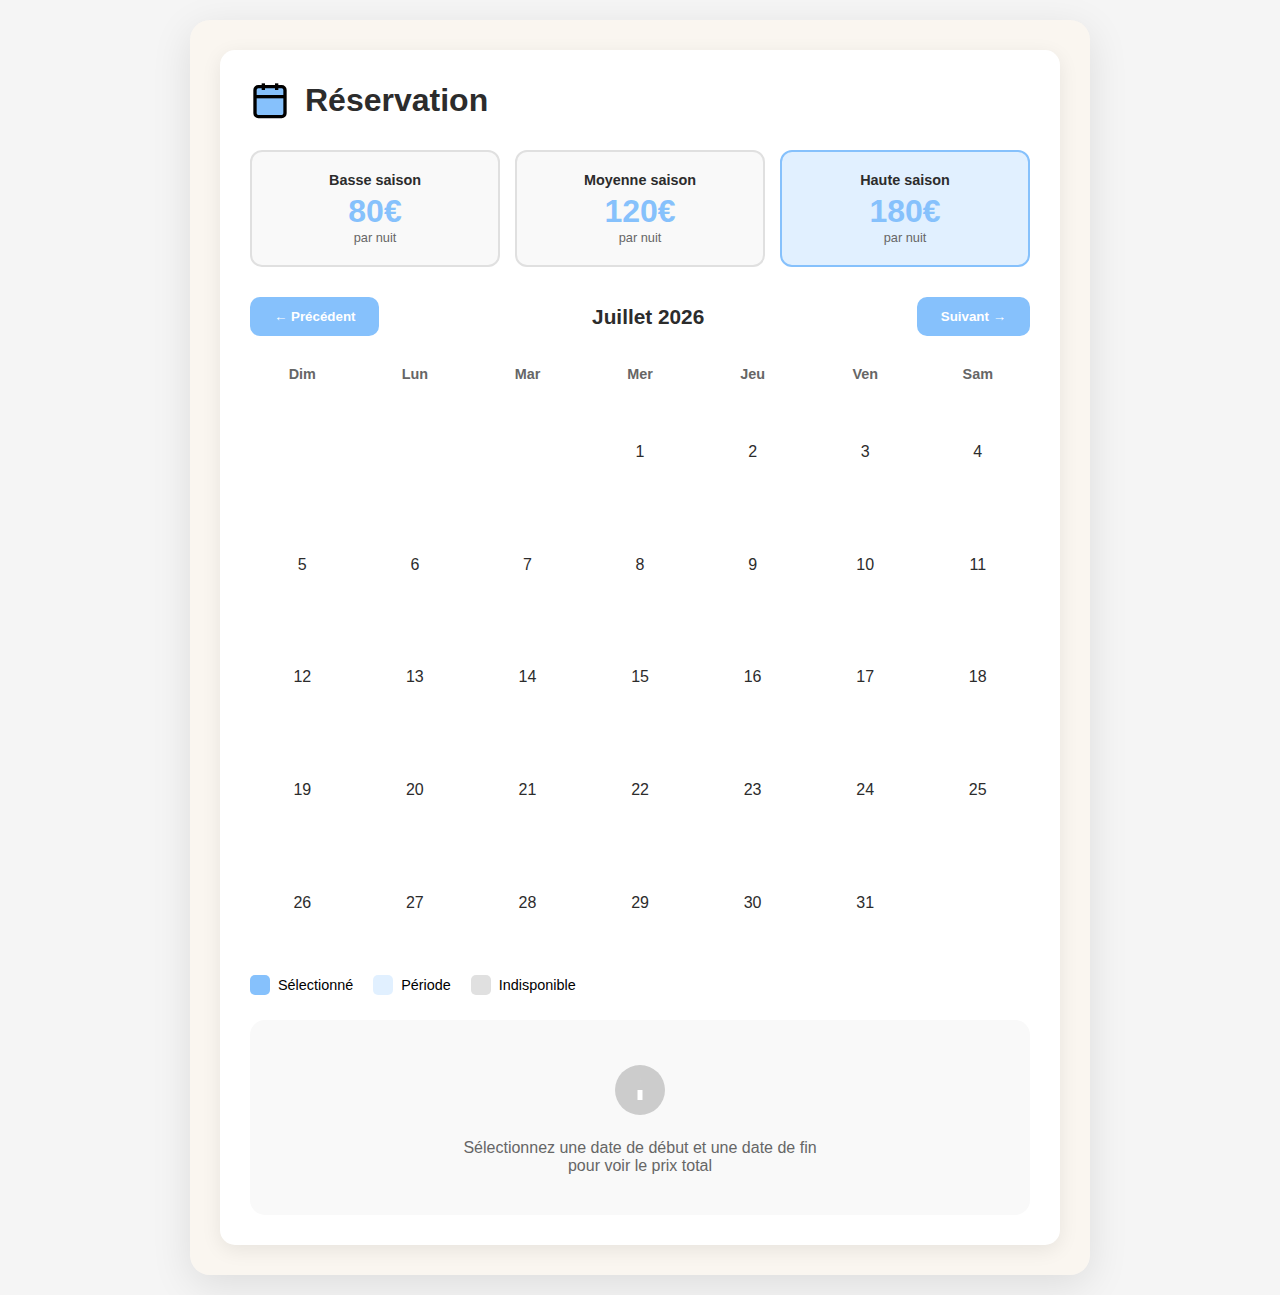
<file: t.html>
<!DOCTYPE html>
<html lang="fr">
<head>
    <meta charset="UTF-8">
    <meta name="viewport" content="width=device-width, initial-scale=1.0">
    <title>Calendrier de Réservation</title>
    <style>
        :root {
            --primary-blue: #86C1FC;
            --primary-blue-light: #B3D9FE;
            --primary-blue-alpha: rgba(179, 217, 254, 0.4);
            --accent-purple: #667eea;
            --text-dark: #2C2C2C;
            --text-white: #ffffff;
            --text-light: #333;
            --background-cream: rgba(255, 247, 236, 0.5);
        }

        * {
            margin: 0;
            padding: 0;
            box-sizing: border-box;
        }

        body {
            font-family: 'Segoe UI', Tahoma, Geneva, Verdana, sans-serif;
            background: #f5f5f5;
            padding: 20px;
        }

        .container {
            max-width: 900px;
            margin: 0 auto;
            background: var(--background-cream);
            padding: 30px;
            border-radius: 20px;
            box-shadow: 0 10px 40px rgba(0,0,0,0.1);
        }

        .calendar-wrapper {
            background: white;
            padding: 30px;
            border-radius: 15px;
            box-shadow: 0 5px 20px rgba(0,0,0,0.08);
        }

        .header {
            display: flex;
            align-items: center;
            gap: 15px;
            margin-bottom: 30px;
        }

        .header h1 {
            color: var(--text-dark);
            font-size: 2rem;
        }

        .icon {
            width: 40px;
            height: 40px;
            fill: var(--primary-blue);
        }

        .pricing-grid {
            display: grid;
            grid-template-columns: repeat(3, 1fr);
            gap: 15px;
            margin-bottom: 30px;
        }

        .price-card {
            padding: 20px;
            border-radius: 12px;
            border: 2px solid #e0e0e0;
            background: #f9f9f9;
            text-align: center;
            transition: all 0.3s;
        }

        .price-card.active {
            border-color: var(--primary-blue);
            background: var(--primary-blue-alpha);
        }

        .price-label {
            font-size: 0.9rem;
            font-weight: 600;
            color: var(--text-dark);
            margin-bottom: 5px;
        }

        .price-amount {
            font-size: 2rem;
            font-weight: bold;
            color: var(--primary-blue);
        }

        .price-unit {
            font-size: 0.8rem;
            color: #666;
        }

        .calendar-nav {
            display: flex;
            justify-content: space-between;
            align-items: center;
            margin-bottom: 20px;
        }

        .nav-btn {
            padding: 12px 24px;
            background: var(--primary-blue);
            color: white;
            border: none;
            border-radius: 10px;
            cursor: pointer;
            font-weight: 600;
            transition: opacity 0.3s;
        }

        .nav-btn:hover {
            opacity: 0.85;
        }

        .month-title {
            font-size: 1.3rem;
            font-weight: 600;
            color: var(--text-dark);
            text-transform: capitalize;
        }

        .calendar-grid {
            display: grid;
            grid-template-columns: repeat(7, 1fr);
            gap: 8px;
            margin-bottom: 20px;
        }

        .day-header {
            text-align: center;
            font-weight: 600;
            color: #666;
            padding: 10px;
            font-size: 0.9rem;
        }

        .day-cell {
            aspect-ratio: 1;
            display: flex;
            align-items: center;
            justify-content: center;
            border-radius: 10px;
            cursor: pointer;
            transition: all 0.2s;
            border: 2px solid transparent;
            font-weight: 500;
            color: var(--text-dark);
        }

        .day-cell:hover:not(.booked):not(.empty) {
            background: var(--primary-blue-alpha);
        }

        .day-cell.selected {
            background: var(--primary-blue);
            color: white;
            font-weight: bold;
        }

        .day-cell.in-range {
            background: var(--primary-blue-alpha);
            color: var(--text-dark);
        }

        .day-cell.booked {
            background: #e0e0e0;
            color: #999;
            cursor: not-allowed;
            text-decoration: line-through;
        }

        .day-cell.empty {
            cursor: default;
        }

        .legend {
            display: flex;
            gap: 20px;
            flex-wrap: wrap;
            margin-bottom: 25px;
            font-size: 0.9rem;
        }

        .legend-item {
            display: flex;
            align-items: center;
            gap: 8px;
        }

        .legend-color {
            width: 20px;
            height: 20px;
            border-radius: 5px;
        }

        .summary {
            background: linear-gradient(135deg, var(--primary-blue), var(--accent-purple));
            color: white;
            padding: 30px;
            border-radius: 15px;
            display: none;
        }

        .summary.active {
            display: block;
        }

        .summary-header {
            display: flex;
            gap: 15px;
            margin-bottom: 20px;
        }

        .summary-title {
            font-size: 1.5rem;
            font-weight: bold;
            margin-bottom: 8px;
        }

        .summary-dates {
            opacity: 0.9;
        }

        .summary-details {
            background: rgba(255,255,255,0.1);
            padding: 20px;
            border-radius: 10px;
            margin-bottom: 20px;
        }

        .summary-row {
            display: flex;
            justify-content: space-between;
            margin-bottom: 12px;
        }

        .summary-row:last-child {
            border-top: 1px solid rgba(255,255,255,0.3);
            padding-top: 15px;
            margin-top: 15px;
            margin-bottom: 0;
        }

        .summary-total {
            font-size: 2rem;
            font-weight: bold;
        }

        .book-btn {
            width: 100%;
            padding: 15px;
            background: white;
            color: var(--primary-blue);
            border: none;
            border-radius: 10px;
            font-weight: bold;
            font-size: 1.1rem;
            cursor: pointer;
            transition: opacity 0.3s;
        }

        .book-btn:hover {
            opacity: 0.9;
        }

        .empty-state {
            text-align: center;
            padding: 40px;
            background: #f9f9f9;
            border-radius: 15px;
            color: #666;
        }

        .empty-state svg {
            width: 60px;
            height: 60px;
            fill: #ccc;
            margin-bottom: 15px;
        }

        @media (max-width: 768px) {
            .pricing-grid {
                grid-template-columns: 1fr;
            }
            
            .calendar-grid {
                gap: 4px;
            }
            
            .day-cell {
                font-size: 0.85rem;
            }
        }
    </style>
</head>
<body>
    <div class="container">
        <div class="calendar-wrapper">
            <div class="header">
                <svg class="icon" viewBox="0 0 24 24" fill="none" stroke="currentColor" stroke-width="2">
                    <rect x="3" y="4" width="18" height="18" rx="2" ry="2"></rect>
                    <line x1="16" y1="2" x2="16" y2="6"></line>
                    <line x1="8" y1="2" x2="8" y2="6"></line>
                    <line x1="3" y1="10" x2="21" y2="10"></line>
                </svg>
                <h1>Réservation</h1>
            </div>

            <div class="pricing-grid">
                <div class="price-card" data-season="low">
                    <div class="price-label">Basse saison</div>
                    <div class="price-amount">80€</div>
                    <div class="price-unit">par nuit</div>
                </div>
                <div class="price-card" data-season="mid">
                    <div class="price-label">Moyenne saison</div>
                    <div class="price-amount">120€</div>
                    <div class="price-unit">par nuit</div>
                </div>
                <div class="price-card" data-season="high">
                    <div class="price-label">Haute saison</div>
                    <div class="price-amount">180€</div>
                    <div class="price-unit">par nuit</div>
                </div>
            </div>

            <div class="calendar-nav">
                <button class="nav-btn" id="prevBtn">← Précédent</button>
                <div class="month-title" id="monthTitle"></div>
                <button class="nav-btn" id="nextBtn">Suivant →</button>
            </div>

            <div class="calendar-grid" id="calendar"></div>

            <div class="legend">
                <div class="legend-item">
                    <div class="legend-color" style="background: var(--primary-blue);"></div>
                    <span>Sélectionné</span>
                </div>
                <div class="legend-item">
                    <div class="legend-color" style="background: var(--primary-blue-alpha);"></div>
                    <span>Période</span>
                </div>
                <div class="legend-item">
                    <div class="legend-color" style="background: #e0e0e0;"></div>
                    <span>Indisponible</span>
                </div>
            </div>

            <div class="summary" id="summary">
                <div class="summary-header">
                    <svg width="24" height="24" viewBox="0 0 24 24" fill="none" stroke="currentColor" stroke-width="2">
                        <circle cx="12" cy="12" r="10"></circle>
                        <line x1="12" y1="16" x2="12" y2="12"></line>
                        <line x1="12" y1="8" x2="12.01" y2="8"></line>
                    </svg>
                    <div>
                        <div class="summary-title">Récapitulatif de votre séjour</div>
                        <div class="summary-dates" id="summaryDates"></div>
                    </div>
                </div>
                <div class="summary-details">
                    <div class="summary-row">
                        <span>Durée du séjour:</span>
                        <span id="summaryNights"></span>
                    </div>
                    <div class="summary-row">
                        <span>Tarif <span id="summarySeason"></span>:</span>
                        <span id="summaryPrice"></span>
                    </div>
                    <div class="summary-row">
                        <span style="font-size: 1.3rem; font-weight: bold;">Total:</span>
                        <span class="summary-total" id="summaryTotal"></span>
                    </div>
                </div>
                <button class="book-btn">Réserver maintenant</button>
            </div>

            <div class="empty-state" id="emptyState">
                <svg viewBox="0 0 24 24" fill="currentColor">
                    <circle cx="12" cy="12" r="10"></circle>
                    <line x1="12" y1="16" x2="12" y2="12" stroke="white" stroke-width="2"></line>
                    <line x1="12" y1="8" x2="12.01" y2="8" stroke="white" stroke-width="2"></line>
                </svg>
                <p>Sélectionnez une date de début et une date de fin<br>pour voir le prix total</p>
            </div>
        </div>
    </div>

    <script>
        // Configuration
        const pricing = {
            low: { label: 'Basse saison', price: 80, months: [1, 2, 3, 11] },
            mid: { label: 'Moyenne saison', price: 120, months: [4, 5, 9, 10] },
            high: { label: 'Haute saison', price: 180, months: [6, 7, 8, 12] }
        };

        const bookedDates = [
            '2024-11-15', '2024-11-16', '2024-11-17',
            '2024-12-24', '2024-12-25', '2024-12-26',
            '2025-01-01', '2025-01-02'
        ];

        let currentDate = new Date();
        let selectedStart = null;
        let selectedEnd = null;

        // Fonctions utilitaires
        function getSeason(month) {
            if (pricing.low.months.includes(month)) return 'low';
            if (pricing.mid.months.includes(month)) return 'mid';
            return 'high';
        }

        function formatDate(date) {
            const y = date.getFullYear();
            const m = String(date.getMonth() + 1).padStart(2, '0');
            const d = String(date.getDate()).padStart(2, '0');
            return `${y}-${m}-${d}`;
        }

        function isDateBooked(dateStr) {
            return bookedDates.includes(dateStr);
        }

        function isDateInRange(dateStr) {
            if (!selectedStart || !selectedEnd) return false;
            const date = new Date(dateStr);
            const start = new Date(selectedStart);
            const end = new Date(selectedEnd);
            return date > start && date < end;
        }

        function updatePricingCards() {
            const month = currentDate.getMonth() + 1;
            const season = getSeason(month);
            
            document.querySelectorAll('.price-card').forEach(card => {
                card.classList.remove('active');
                if (card.dataset.season === season) {
                    card.classList.add('active');
                }
            });
        }

        function renderCalendar() {
            const calendar = document.getElementById('calendar');
            const year = currentDate.getFullYear();
            const month = currentDate.getMonth();
            
            // Mise à jour du titre
            const monthTitle = document.getElementById('monthTitle');
            monthTitle.textContent = currentDate.toLocaleDateString('fr-FR', { 
                month: 'long', 
                year: 'numeric' 
            });

            // Vider le calendrier
            calendar.innerHTML = '';

            // En-têtes des jours
            const dayNames = ['Dim', 'Lun', 'Mar', 'Mer', 'Jeu', 'Ven', 'Sam'];
            dayNames.forEach(day => {
                const header = document.createElement('div');
                header.className = 'day-header';
                header.textContent = day;
                calendar.appendChild(header);
            });

            // Premier jour du mois
            const firstDay = new Date(year, month, 1);
            const startingDayOfWeek = firstDay.getDay();

            // Dernier jour du mois
            const lastDay = new Date(year, month + 1, 0);
            const daysInMonth = lastDay.getDate();

            // Espaces vides
            for (let i = 0; i < startingDayOfWeek; i++) {
                const empty = document.createElement('div');
                empty.className = 'day-cell empty';
                calendar.appendChild(empty);
            }

            // Jours du mois
            for (let day = 1; day <= daysInMonth; day++) {
                const dateStr = formatDate(new Date(year, month, day));
                const cell = document.createElement('div');
                cell.className = 'day-cell';
                cell.textContent = day;
                cell.dataset.date = dateStr;

                if (isDateBooked(dateStr)) {
                    cell.classList.add('booked');
                } else {
                    if (dateStr === selectedStart || dateStr === selectedEnd) {
                        cell.classList.add('selected');
                    } else if (isDateInRange(dateStr)) {
                        cell.classList.add('in-range');
                    }

                    cell.addEventListener('click', () => selectDate(dateStr));
                }

                calendar.appendChild(cell);
            }

            updatePricingCards();
        }

        function selectDate(dateStr) {
            if (!selectedStart || (selectedStart && selectedEnd)) {
                selectedStart = dateStr;
                selectedEnd = null;
            } else {
                if (new Date(dateStr) > new Date(selectedStart)) {
                    selectedEnd = dateStr;
                } else {
                    selectedStart = dateStr;
                    selectedEnd = null;
                }
            }

            renderCalendar();
            updateSummary();
        }

        function updateSummary() {
            const summary = document.getElementById('summary');
            const emptyState = document.getElementById('emptyState');

            if (selectedStart && selectedEnd) {
                const start = new Date(selectedStart);
                const end = new Date(selectedEnd);
                const days = Math.ceil((end - start) / (1000 * 60 * 60 * 24));
                const month = start.getMonth() + 1;
                const season = getSeason(month);
                const pricePerNight = pricing[season].price;
                const total = days * pricePerNight;

                document.getElementById('summaryDates').textContent = 
                    `Du ${start.toLocaleDateString('fr-FR')} au ${end.toLocaleDateString('fr-FR')}`;
                document.getElementById('summaryNights').textContent = 
                    `${days} nuit${days > 1 ? 's' : ''}`;
                document.getElementById('summarySeason').textContent = 
                    `(${pricing[season].label})`;
                document.getElementById('summaryPrice').textContent = 
                    `${pricePerNight}€ / nuit`;
                document.getElementById('summaryTotal').textContent = 
                    `${total}€`;

                summary.classList.add('active');
                emptyState.style.display = 'none';
            } else {
                summary.classList.remove('active');
                emptyState.style.display = 'block';
            }
        }

        // Event listeners
        document.getElementById('prevBtn').addEventListener('click', () => {
            currentDate.setMonth(currentDate.getMonth() - 1);
            renderCalendar();
        });

        document.getElementById('nextBtn').addEventListener('click', () => {
            currentDate.setMonth(currentDate.getMonth() + 1);
            renderCalendar();
        });

        // Initialisation
        renderCalendar();
        updateSummary();
    </script>
</body>
</html>
</file>
